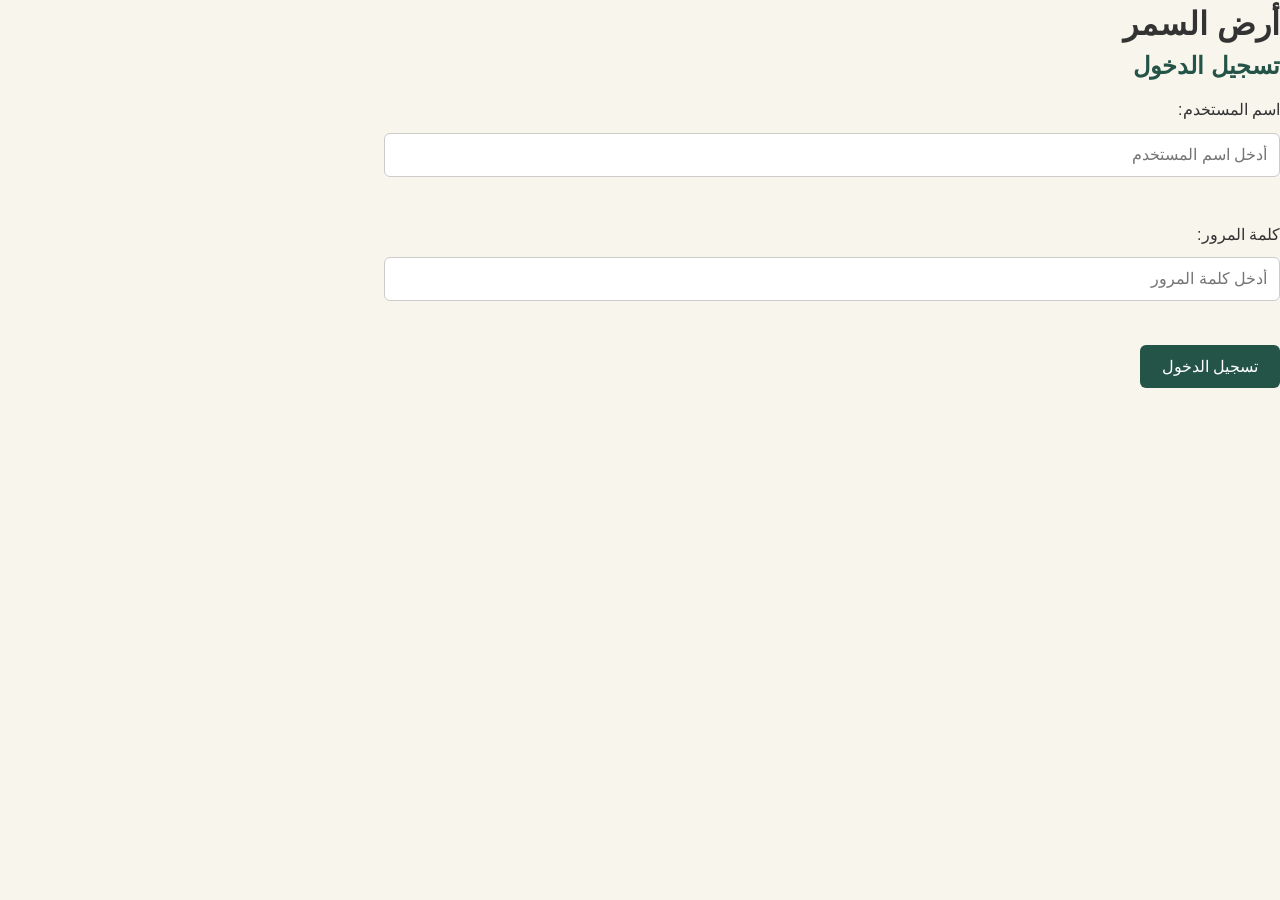
<file: index.html>
<!DOCTYPE html><html lang="ar" dir="rtl">
<head>
    <meta charset="UTF-8">
    <meta name="viewport" content="width=device-width, initial-scale=1.0">
    <link rel="stylesheet" href="css/style.css">
    <title>تسجيل الدخول - أرض السمر</title>
</head><body><h1>أرض السمر</h1>

<h2>تسجيل الدخول</h2>

<form>
    <label>اسم المستخدم:</label>
    <br>
    <input type="text" placeholder="أدخل اسم المستخدم" style="width: 70%; box-sizing: border-box;">

    <br><br>

    <label>كلمة المرور:</label>
    <br>
    <input type="password" placeholder="أدخل كلمة المرور" style="width: 70%; box-sizing: border-box;">

    <br><br>

    <button type="submit">تسجيل الدخول</button>
</form>

<script src="js/script.js"></script>

</body>
</html>
</file>
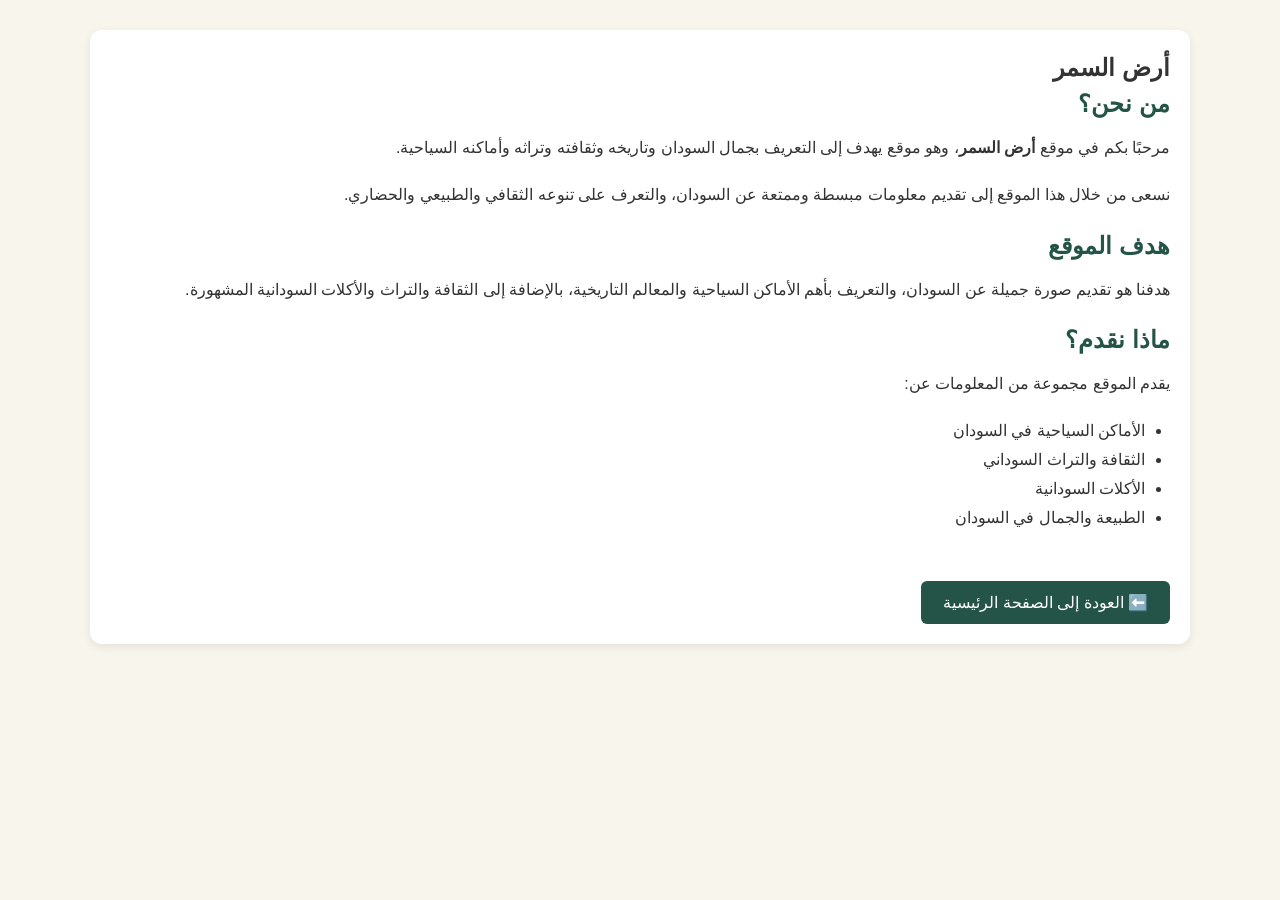
<file: about.html>
<!DOCTYPE html>
<html lang="ar" dir="rtl">

<head>
  <link rel="stylesheet" href="css/style.css">

    <meta charset="UTF-8">

    <meta name="viewport" content="width=device-width, initial-scale=1.0">

    <title>من نحن - أرض السمر</title>

</head>

<body>

    <main>

        <section>

            <h1> أرض السمر</h1>

            <h2>من نحن؟</h2>

            <p>
                مرحبًا بكم في موقع
                <strong>أرض السمر</strong>،
                وهو موقع يهدف إلى التعريف بجمال السودان
                وتاريخه وثقافته وتراثه وأماكنه السياحية.
            </p>

            <p>
                نسعى من خلال هذا الموقع إلى تقديم معلومات
                مبسطة وممتعة عن السودان، والتعرف على تنوعه
                الثقافي والطبيعي والحضاري.
            </p>

            <h2> هدف الموقع</h2>

            <p>
                هدفنا هو تقديم صورة جميلة عن السودان،
                والتعريف بأهم الأماكن السياحية والمعالم
                التاريخية، بالإضافة إلى الثقافة والتراث
                والأكلات السودانية المشهورة.
            </p>

            <h2> ماذا نقدم؟</h2>

            <p>
                يقدم الموقع مجموعة من المعلومات عن:
            </p>

            <ul>

                <li> الأماكن السياحية في السودان</li>

                <li> الثقافة والتراث السوداني</li>

                <li> الأكلات السودانية</li>

                <li> الطبيعة والجمال في السودان</li>

            </ul>

            <br>

            <!-- زر العودة للصفحة الرئيسية -->

            <a href="Latex.html">
                <button type="button">
                    ⬅️ العودة إلى الصفحة الرئيسية
                </button>
            </a>

        </section>

    </main>
  <script src="js/script.js"></script>

</body>

</html>
</file>
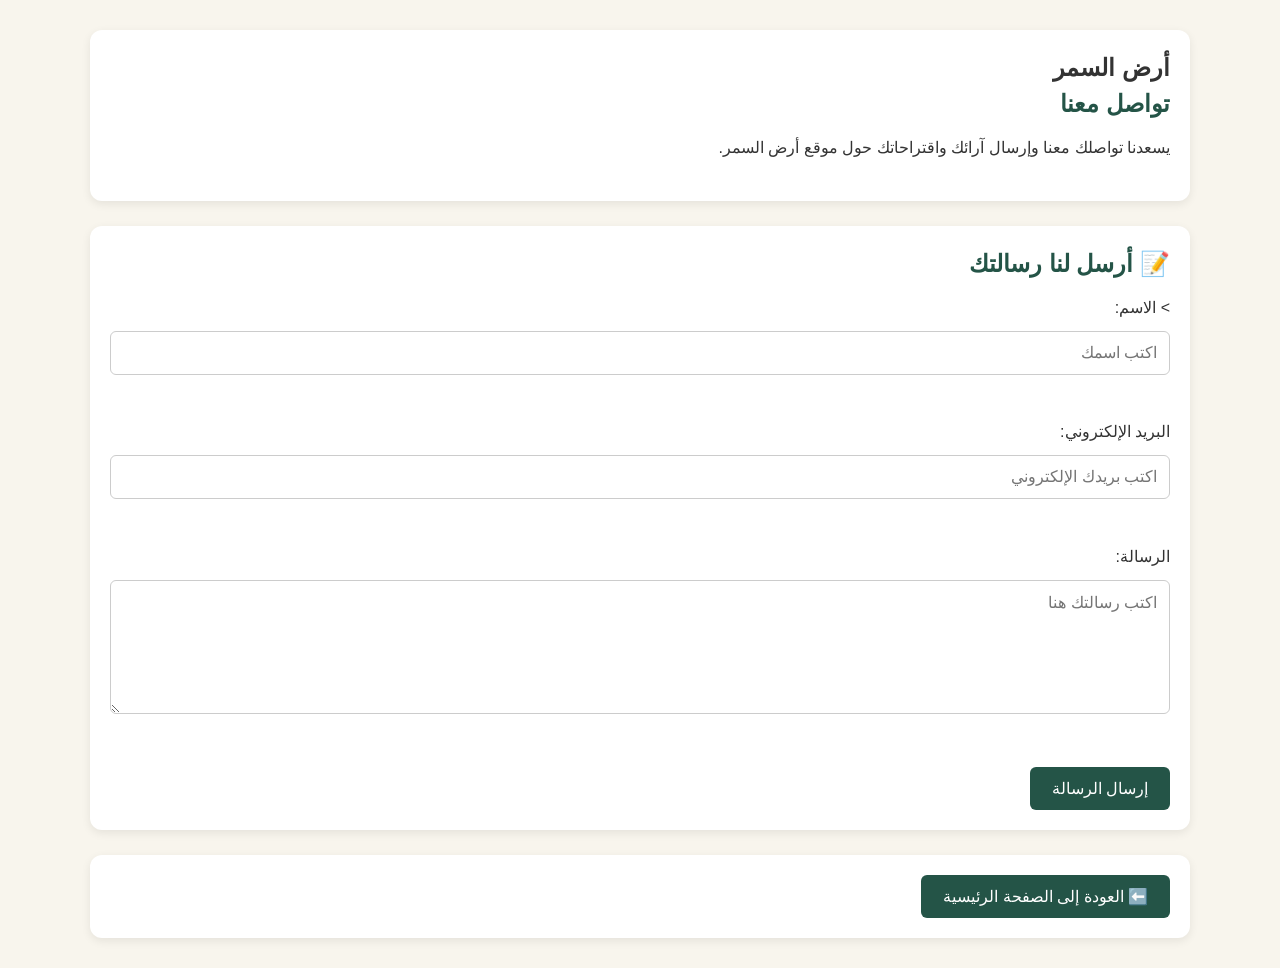
<file: contact.html>
<!DOCTYPE html>
<html lang="ar" dir="rtl">

<head>
  <link rel="stylesheet" href="css/style.css">

    <meta charset="UTF-8">

    <meta name="viewport" content="width=device-width, initial-scale=1.0">

    <link rel="stylesheet" href="css/style.css">

    <title>تواصل معنا - أرض السمر</title>

</head>

<body>

    <main>

        <section>

            <h1> أرض السمر</h1>

            <h2> تواصل معنا</h2>

            <p>
                يسعدنا تواصلك معنا وإرسال آرائك
                واقتراحاتك حول موقع أرض السمر.
            </p>

        </section>

        <!-- نموذج التواصل -->

        <section>

            <h2>📝 أرسل لنا رسالتك</h2>

            <form id="contactForm">>

                <label>الاسم:</label>
                <br>

                <input type="text" id="name" placeholder="اكتب اسمك" required>

                <br><br>

                <label>البريد الإلكتروني:</label>
                <br>

                <input type="email" id="email" placeholder="اكتب بريدك الإلكتروني" required>

                <br><br>

                <label>الرسالة:</label>
                <br>

                <textarea id="message" rows="6" placeholder="اكتب رسالتك هنا" required></textarea>

                <br><br>

                <button type="submit">
                     إرسال الرسالة
                </button>

            </form >

        </section>

        <!-- زر العودة -->

        <section>

            <a href="Latex.html">
                <button type="button">
                    ⬅️ العودة إلى الصفحة الرئيسية
                </button>
            </a>

        </section>

    </main>

</body>
<script src="js/script.js"></script>
</html>
</file>
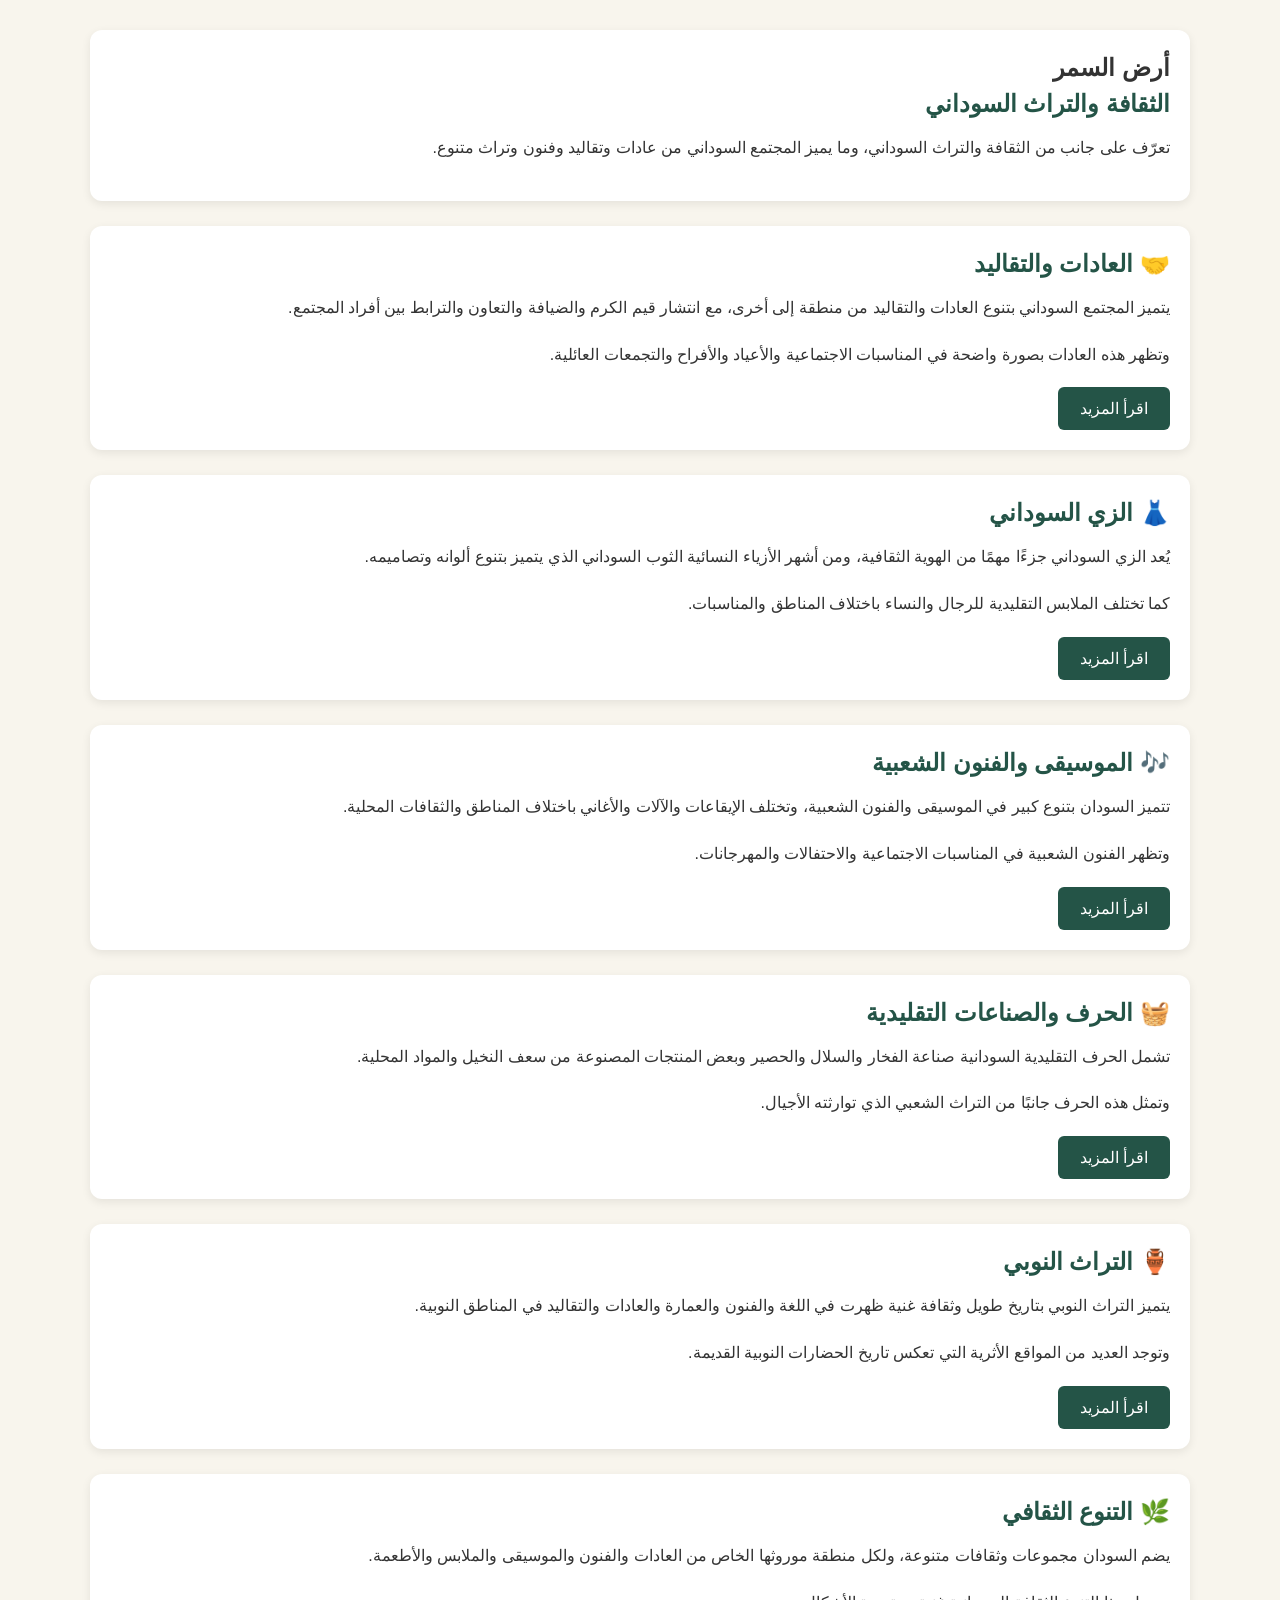
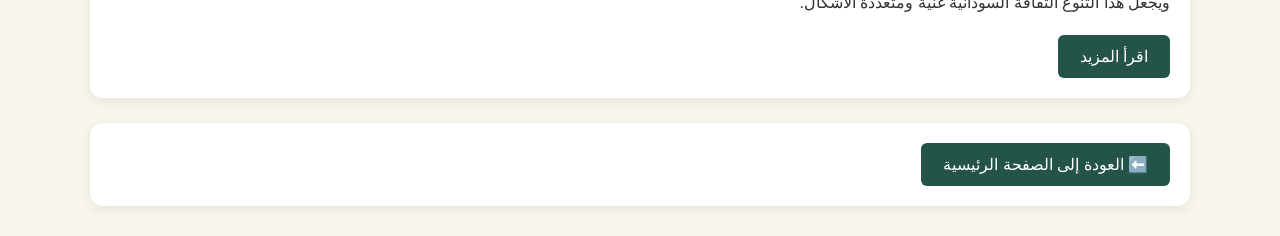
<file: culture.html>
<!DOCTYPE html>
<html lang="ar" dir="rtl">

<head>
  <link rel="stylesheet" href="css/style.css">

    <meta charset="UTF-8">

    <meta name="viewport" content="width=device-width, initial-scale=1.0">

    <link rel="stylesheet" href="css/style.css">

    <title>الثقافة والتراث - أرض السمر</title>

</head>

<body>

<main>

    <section>

        <h1> أرض السمر</h1>

        <h2> الثقافة والتراث السوداني</h2>

        <p>
            تعرّف على جانب من الثقافة والتراث السوداني،
            وما يميز المجتمع السوداني من عادات وتقاليد وفنون
            وتراث متنوع.
        </p>

    </section>


    <!-- العادات والتقاليد -->

    <section>

        <h2>🤝 العادات والتقاليد</h2>

        <p>
            يتميز المجتمع السوداني بتنوع العادات والتقاليد
            من منطقة إلى أخرى، مع انتشار قيم الكرم والضيافة
            والتعاون والترابط بين أفراد المجتمع.
        </p>

        <p>
            وتظهر هذه العادات بصورة واضحة في المناسبات
            الاجتماعية والأعياد والأفراح والتجمعات العائلية.
        </p>
      <div id="moreTraditions" style="display: none;">
    <p>
        من العادات الجميلة في المجتمع السوداني إكرام الضيف
        وتقديم القهوة والشاي، والاهتمام بالزيارات العائلية
        ومساعدة الجيران في المناسبات المختلفة.
    </p><p>
    كما تُعد الجَبَنة السودانية جزءًا من ثقافة الضيافة،
    حيث يجتمع الأهل والأصدقاء حولها في أجواء مليئة
    بالمودة والترابط الاجتماعي.
</p>

</div>
      <button type="button" class="read-more-btn" data-target="moreTraditions">
    اقرأ المزيد
      </button>

    </section>


    <!-- الزي السوداني -->

    <section>

        <h2>👗 الزي السوداني</h2>

        <p>
            يُعد الزي السوداني جزءًا مهمًا من الهوية الثقافية،
            ومن أشهر الأزياء النسائية الثوب السوداني الذي
            يتميز بتنوع ألوانه وتصاميمه.
        </p>

        <p>
            كما تختلف الملابس التقليدية للرجال والنساء
            باختلاف المناطق والمناسبات.
        </p>
<div id="moreDress" style="display: none;">
    <p>
        يعكس الثوب السوداني جمال الثقافة السودانية،
        وتتنوع ألوانه وطرق ارتدائه حسب المناسبات.
        كما تُعد الجلابية من أشهر الملابس التقليدية للرجال.
    </p>
    <p>
        وتختلف تفاصيل الأزياء من منطقة إلى أخرى،
        مما يعكس التنوع الثقافي والتراثي في السودان.
    </p>
</div>
      <button type="button" class="read-more-btn" data-target="moreDress">
    اقرأ المزيد
      </button>
    </section>


    <!-- الموسيقى والفنون -->

    <section>

        <h2>🎶 الموسيقى والفنون الشعبية</h2>

        <p>
            تتميز السودان بتنوع كبير في الموسيقى والفنون
            الشعبية، وتختلف الإيقاعات والآلات والأغاني
            باختلاف المناطق والثقافات المحلية.
        </p>

        <p>
            وتظهر الفنون الشعبية في المناسبات الاجتماعية
            والاحتفالات والمهرجانات.
        </p>
<div id="moreMusic" style="display: none;">
    <p>
        تشتهر الموسيقى السودانية بإيقاعاتها المتنوعة،
        ومن أشهر الآلات الموسيقية الطمبور والعود.
        كما تؤدي الرقصات الشعبية دورًا مهمًا في الأفراح
        والمناسبات الاجتماعية.
    </p>
    <p>
        وتعبّر الأغاني السودانية عن الفرح والحزن
        والحب والوطن، وتعكس تنوع الثقافات في السودان.
    </p>
</div>
      <button type="button" class="read-more-btn" data-target="moreMusic">
    اقرأ المزيد
      </button>
    </section>


    <!-- الحرف اليدوية -->

    <section>

        <h2>🧺 الحرف والصناعات التقليدية</h2>

        <p>
            تشمل الحرف التقليدية السودانية صناعة الفخار
            والسلال والحصير وبعض المنتجات المصنوعة من
            سعف النخيل والمواد المحلية.
        </p>

        <p>
            وتمثل هذه الحرف جانبًا من التراث الشعبي
            الذي توارثته الأجيال.
        </p>
<div id="moreCrafts" style="display: none;">
    <p>
        تشمل الحرف اليدوية السودانية صناعة الفخار،
        والسلال، والمشغولات الجلدية، والتطريز.
        وتختلف هذه الحرف حسب المواد المتوفرة في كل منطقة.
    </p>
    <p>
        وتسهم الحرف التقليدية في المحافظة على التراث،
        كما تعكس مهارات الحرفيين وإبداعهم عبر الأجيال.
    </p>
</div><button type="button" class="read-more-btn" data-target="moreCrafts">
    اقرأ المزيد
</button>
    </section>


    <!-- التراث النوبي -->

    <section>

        <h2>🏺 التراث النوبي</h2>

        <p>
            يتميز التراث النوبي بتاريخ طويل وثقافة غنية
            ظهرت في اللغة والفنون والعمارة والعادات
            والتقاليد في المناطق النوبية.
        </p>

        <p>
            وتوجد العديد من المواقع الأثرية التي تعكس
            تاريخ الحضارات النوبية القديمة.
        </p>
<div id="moreNubian" style="display: none;">
    <p>
        يتميز التراث النوبي بلغته وعاداته وتقاليده
        وفنونه الشعبية، كما تظهر هويته في العمارة
        التقليدية والزخارف والأغاني والرقصات.
    </p>
    <p>
        ويمثل التراث النوبي جزءًا أصيلًا من التنوع
        الثقافي في السودان، وتعمل الأجيال على المحافظة
        عليه ونقله إلى الأبناء.
    </p>
</div><button type="button" class="read-more-btn" data-target="moreNubian">
    اقرأ المزيد
</button>
    </section>


    <!-- التراث الشعبي -->

    <section>

        <h2>🌿 التنوع الثقافي</h2>

        <p>
            يضم السودان مجموعات وثقافات متنوعة، ولكل منطقة
            موروثها الخاص من العادات والفنون والموسيقى
            والملابس والأطعمة.
        </p>

        <p>
            ويجعل هذا التنوع الثقافة السودانية غنية
            ومتعددة الأشكال.
        </p>
<div id="moreDiversity" style="display: none;">
    <p>
        يعكس التنوع الثقافي في السودان تعدد اللغات
        والعادات والتقاليد والفنون بين مختلف المجتمعات،
        ويمنح كل منطقة طابعها الثقافي المميز.
    </p>
    <p>
        ويساعد التعرف على ثقافات المناطق المختلفة
        في تعزيز التفاهم والاحترام المتبادل والمحافظة
        على التراث السوداني للأجيال القادمة.
    </p>
</div><button type="button" class="read-more-btn" data-target="moreDiversity">
    اقرأ المزيد
</button>
    </section>


    <!-- زر العودة -->

    <section>

        <a href="Latex.html">

            <button type="button">
                ⬅️ العودة إلى الصفحة الرئيسية
            </button>

        </a>

    </section>


</main>
<script src="js/script.js"></script>
</body>

</html>
</file>
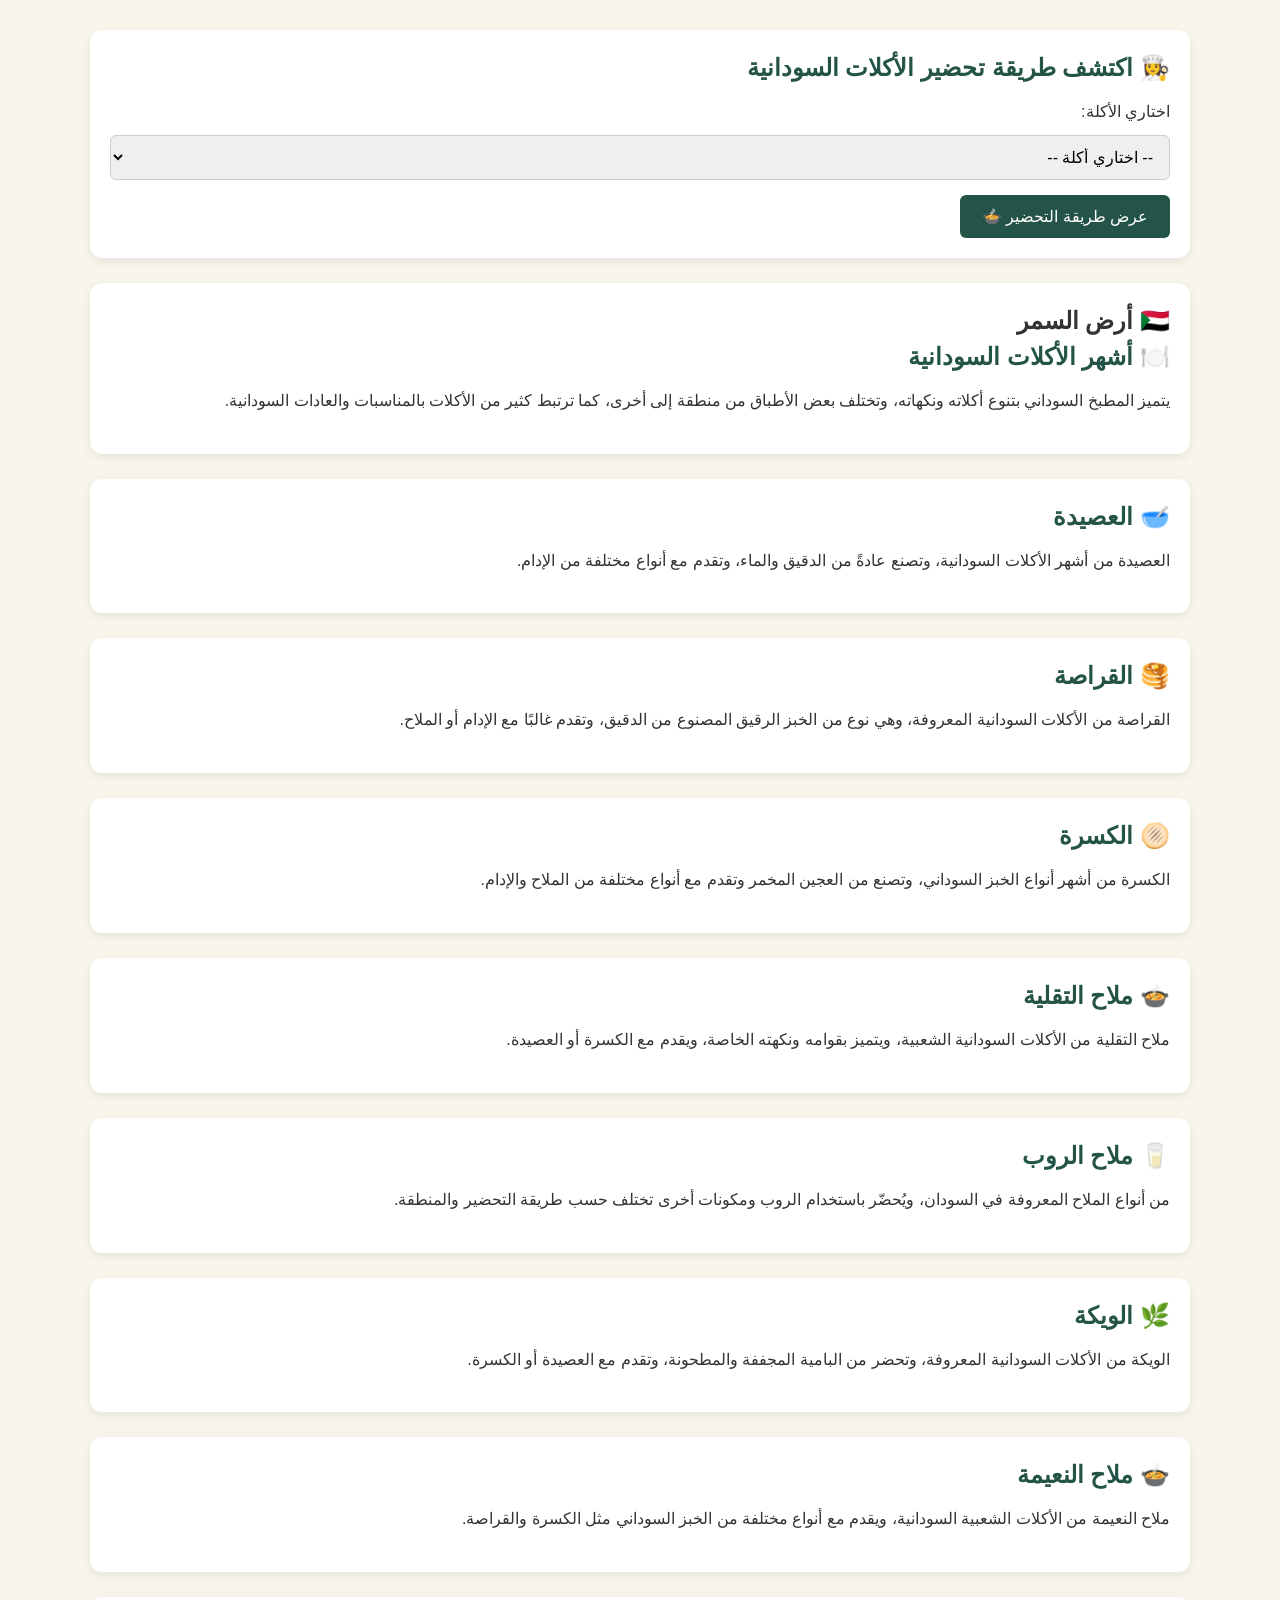
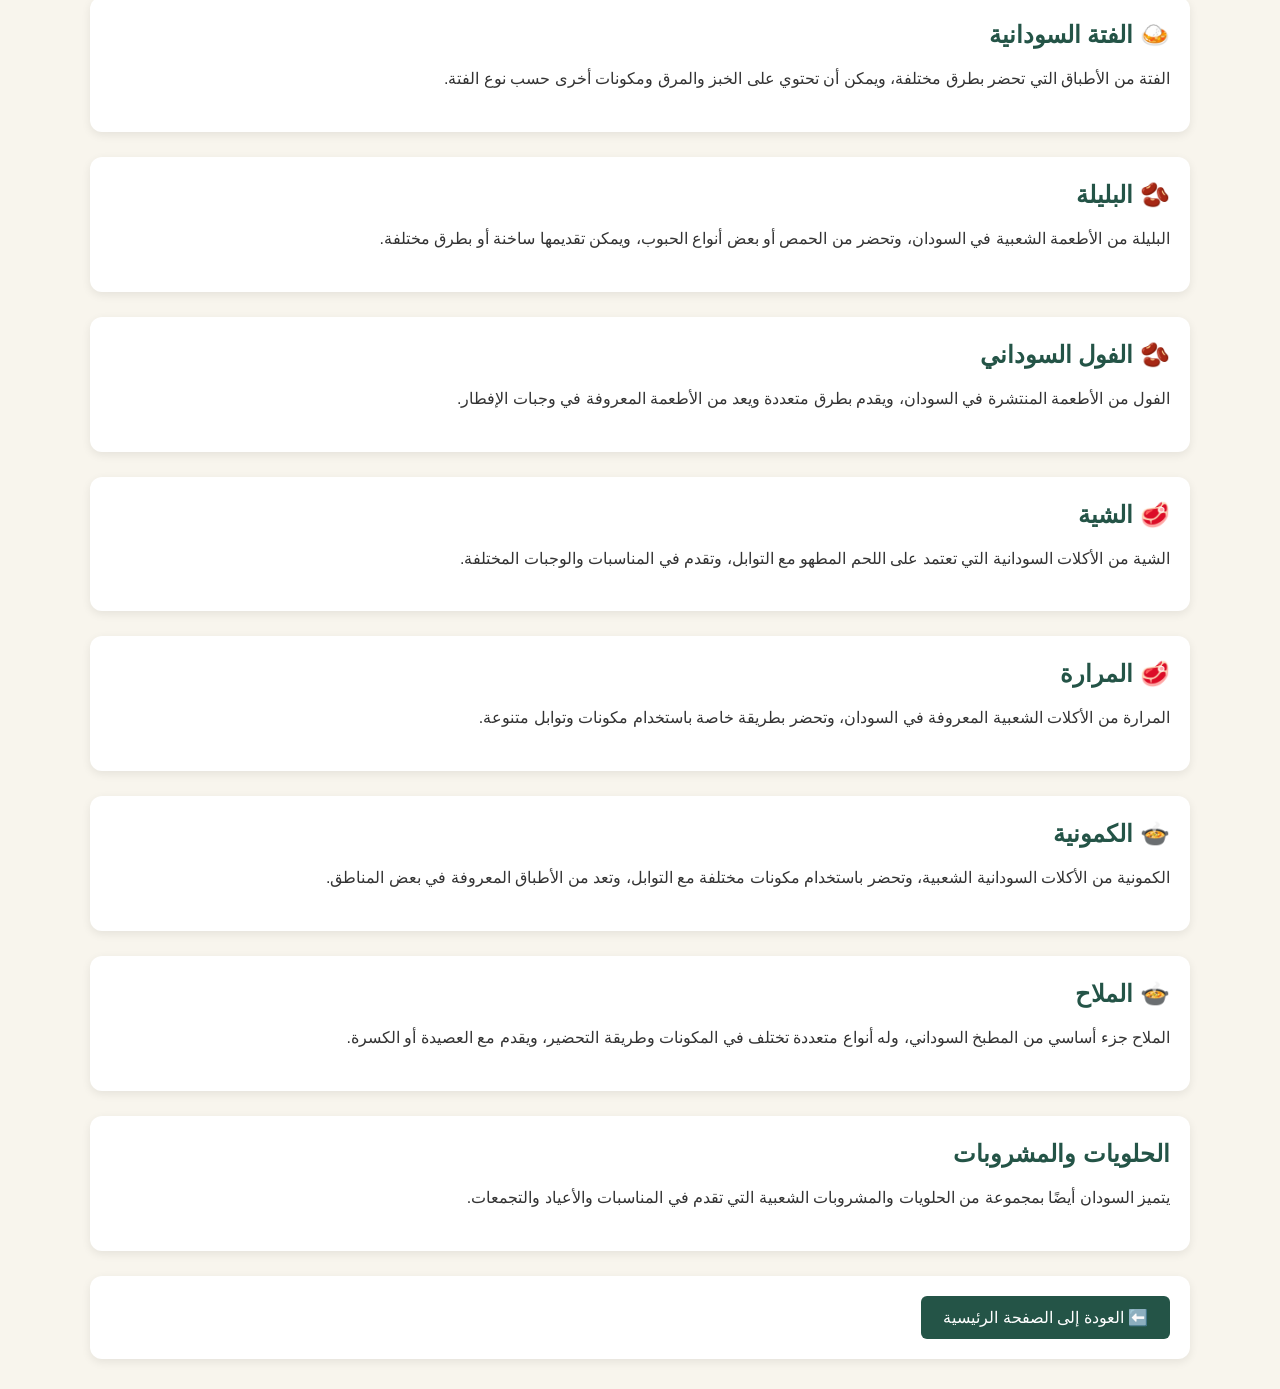
<file: foot.html>
<!DOCTYPE html>
<html lang="ar" dir="rtl">
<head>
  <link rel="stylesheet" href="css/style.css">
    <meta charset="UTF-8">
    <meta name="viewport" content="width=device-width, initial-scale=1.0">
    <link rel="stylesheet" href="css/style.css">
    <title>الأكلات السودانية - أرض السمر</title>
</head>

<body>

<main>
  

  </>
  <!-- اختيار الأكلة لعرض طريقة تحضيرها -->
<section>
    <h2>👩‍🍳 اكتشف طريقة تحضير الأكلات السودانية</h2>

    <label for="recipeSelect">اختاري الأكلة:</label>

    <select id="recipeSelect">
        <option value="">-- اختاري أكلة --</option>
        <option value="asida">العصيدة</option>
        <option value="gorasa">القراصة</option>
        <option value="kisra">الكسرة</option>
        <option value="tagalia">ملاح التقلية</option>
        <option value="rob">ملاح الروب</option>
        <option value="weika">الويكة</option>
        <option value="naima">ملاح النعيمة</option>
        <option value="fatta">الفتة السودانية</option>
        <option value="balila">البليلة</option>
        <option value="beans">الفول</option>
        <option value="shia">الشية</option>
        <option value="marara">المرارة</option>
        <option value="kamonia">الكمونية</option>
        <option value="malah">الملاح</option>
    </select>

    <button type="button" onclick="showRecipe()">
        عرض طريقة التحضير 🍲
    </button>
</section>
<!-- مكان عرض وصفات الأكلات -->
<div id="recipeBox" style="display: none;">
    <h2 id="recipeTitle"></h2>
    <h3>🧂 المكونات</h3>
    <ul id="recipeIngredients"></ul>
    <h3>👩‍🍳 طريقة التحضير</h3>
    <ol id="recipeSteps"></ol>
    <button type="button" onclick="closeRecipe()">إغلاق الوصفة</button>
</div>
    <!-- مقدمة الصفحة -->
    <section>
        <h1>🇸🇩 أرض السمر</h1>
        <h2>🍽️ أشهر الأكلات السودانية</h2>

        <p>
            يتميز المطبخ السوداني بتنوع أكلاته ونكهاته،
            وتختلف بعض الأطباق من منطقة إلى أخرى،
            كما ترتبط كثير من الأكلات بالمناسبات والعادات السودانية.
        </p>
    </section>

    <!-- العصيدة -->
    <section>
        <h2>🥣 العصيدة</h2>
        <p>
            العصيدة من أشهر الأكلات السودانية، وتصنع عادةً
            من الدقيق والماء، وتقدم مع أنواع مختلفة من الإدام.
        </p>
    </section>

    <!-- القراصة -->
    <section>
        <h2>🥞 القراصة</h2>
        <p>
            القراصة من الأكلات السودانية المعروفة،
            وهي نوع من الخبز الرقيق المصنوع من الدقيق،
            وتقدم غالبًا مع الإدام أو الملاح.
        </p>
    </section>

    <!-- الكسرة -->
    <section>
        <h2>🫓 الكسرة</h2>
        <p>
            الكسرة من أشهر أنواع الخبز السوداني،
            وتصنع من العجين المخمر وتقدم مع أنواع مختلفة
            من الملاح والإدام.
        </p>
    </section>

    <!-- ملاح التقلية -->
    <section>
        <h2>🍲 ملاح التقلية</h2>
        <p>
            ملاح التقلية من الأكلات السودانية الشعبية،
            ويتميز بقوامه ونكهته الخاصة، ويقدم مع الكسرة
            أو العصيدة.
        </p>
    </section>

    <!-- ملاح الروب -->
    <section>
        <h2>🥛 ملاح الروب</h2>
        <p>
            من أنواع الملاح المعروفة في السودان،
            ويُحضّر باستخدام الروب ومكونات أخرى
            تختلف حسب طريقة التحضير والمنطقة.
        </p>
    </section>

    <!-- الويكة -->
    <section>
        <h2>🌿 الويكة</h2>
        <p>
            الويكة من الأكلات السودانية المعروفة،
            وتحضر من البامية المجففة والمطحونة،
            وتقدم مع العصيدة أو الكسرة.
        </p>
    </section>

    <!-- ملاح النعيمة -->
    <section>
        <h2>🍲 ملاح النعيمة</h2>
        <p>
            ملاح النعيمة من الأكلات الشعبية السودانية،
            ويقدم مع أنواع مختلفة من الخبز السوداني
            مثل الكسرة والقراصة.
        </p>
    </section>

    <!-- الفتة -->
    <section>
        <h2>🍛 الفتة السودانية</h2>
        <p>
            الفتة من الأطباق التي تحضر بطرق مختلفة،
            ويمكن أن تحتوي على الخبز والمرق ومكونات أخرى
            حسب نوع الفتة.
        </p>
    </section>

    <!-- البليلة -->
    <section>
        <h2>🫘 البليلة</h2>
        <p>
            البليلة من الأطعمة الشعبية في السودان،
            وتحضر من الحمص أو بعض أنواع الحبوب،
            ويمكن تقديمها ساخنة أو بطرق مختلفة.
        </p>
    </section>

    <!-- الفول -->
    <section>
        <h2>🫘 الفول السوداني</h2>
        <p>
            الفول من الأطعمة المنتشرة في السودان،
            ويقدم بطرق متعددة ويعد من الأطعمة المعروفة
            في وجبات الإفطار.
        </p>
    </section>

    <!-- الشية -->
    <section>
        <h2>🥩 الشية</h2>
        <p>
            الشية من الأكلات السودانية التي تعتمد على
            اللحم المطهو مع التوابل، وتقدم في المناسبات
            والوجبات المختلفة.
        </p>
    </section>

    <!-- المرارة -->
    <section>
        <h2>🥩 المرارة</h2>
        <p>
            المرارة من الأكلات الشعبية المعروفة في السودان،
            وتحضر بطريقة خاصة باستخدام مكونات وتوابل متنوعة.
        </p>
    </section>

    <!-- الكمونية -->
    <section>
        <h2>🍲 الكمونية</h2>
        <p>
            الكمونية من الأكلات السودانية الشعبية،
            وتحضر باستخدام مكونات مختلفة مع التوابل،
            وتعد من الأطباق المعروفة في بعض المناطق.
        </p>
    </section>

    <!-- الملاح -->
    <section>
        <h2>🍲 الملاح</h2>
        <p>
            الملاح جزء أساسي من المطبخ السوداني،
            وله أنواع متعددة تختلف في المكونات وطريقة التحضير،
            ويقدم مع العصيدة أو الكسرة.
        </p>
    </section>

    <!-- الحلويات -->
    <section>
        <h2> الحلويات والمشروبات</h2>
        <p>
            يتميز السودان أيضًا بمجموعة من الحلويات والمشروبات
            الشعبية التي تقدم في المناسبات والأعياد والتجمعات.
        </p>
    </section>

    <!-- زر العودة -->
    <section>
        <a href="Latex.html">
            <button type="button">
                ⬅️ العودة إلى الصفحة الرئيسية
            </button>
        </a>
    </section>

</main>

</body>
  <script src="js/script.js"></script>
</html>
</file>
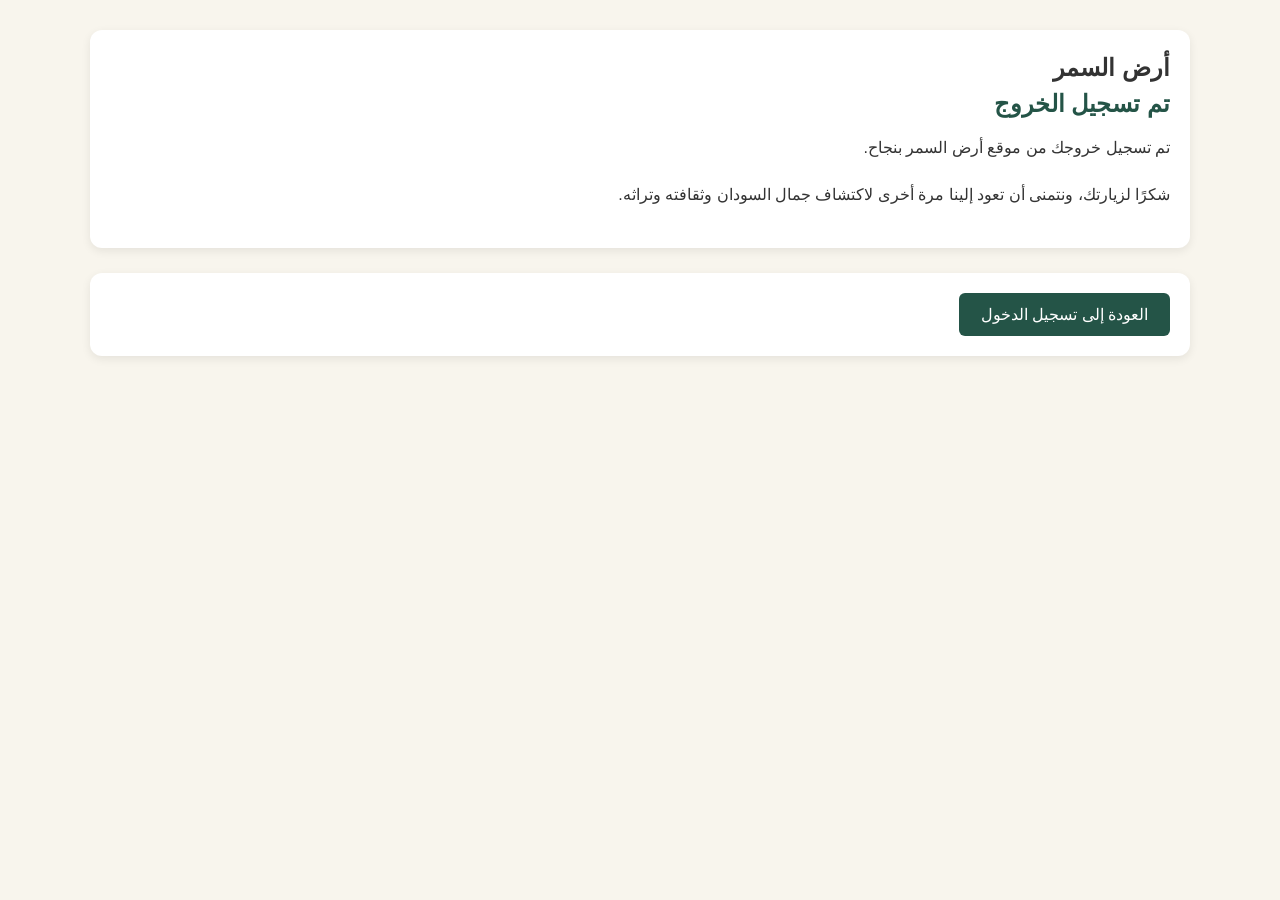
<file: logout.html>
<!DOCTYPE html>
<html lang="ar" dir="rtl">

<head>
  <link rel="stylesheet" href="css/style.css">

    <meta charset="UTF-8">

    <meta name="viewport" content="width=device-width, initial-scale=1.0">

    <link rel="stylesheet" href="css/style.css">

    <title>تسجيل الخروج - أرض السمر</title>

</head>

<body>

    <main>

        <section>

            <h1> أرض السمر</h1>

            <h2> تم تسجيل الخروج</h2>

            <p>
                تم تسجيل خروجك من موقع أرض السمر بنجاح.
            </p>

            <p>
                شكرًا لزيارتك، ونتمنى أن تعود إلينا مرة أخرى
                لاكتشاف جمال السودان وثقافته وتراثه.
            </p>

        </section>

        <!-- العودة إلى تسجيل الدخول -->

        <section>

            <a href="Latex.html">
                <button type="button">
                 العودة إلى تسجيل الدخول
                </button>
            </a>

        </section>

    </main>

</body>
<script src="js/script.js"></script>
</html>
</file>
<file: css/style.css>
/* الإعدادات العامة للموقع */
* {
    box-sizing: border-box;
    margin: 0;
    padding: 0;
}

html {
    scroll-behavior: smooth;
}

body {
    direction: rtl;
    font-family: Arial, Tahoma, sans-serif;
    background-color: #f8f5ed;
    color: #333333;
    line-height: 1.8;
    font-size: 16px;
}

/* تنسيق رأس الصفحة */
header {
    background-color: #245447;
    color: white;
    text-align: center;
    padding: 25px 15px;
}

header h1 {
    font-size: 30px;
    margin-bottom: 15px;
}

/* قائمة التنقل */
nav {
    display: flex;
    justify-content: center;
    align-items: center;
    flex-wrap: wrap;
    gap: 10px;
    margin-top: 15px;
}

nav a {
    color: white;
    text-decoration: none;
    padding: 8px 16px;
    border-radius: 6px;
    transition: 0.3s;
}

nav a:hover {
    background-color: #d6a756;
    color: #222222;
}

/* المحتوى الرئيسي */
main {
    width: 90%;
    max-width: 1100px;
    margin: 30px auto;
}

/* العناوين */
h1,
h2,
h3 {
    line-height: 1.5;
}

main > h1,
main > h2 {
    color: #245447;
    text-align: center;
    margin-bottom: 20px;
}

h2 {
    color: #245447;
    margin-bottom: 12px;
}

h3 {
    color: #87652e;
    margin-bottom: 10px;
}

/* الفقرات */
p {
    margin-bottom: 18px;
    text-align: justify;
}

/* الصور */
img {
    max-width: 100%;
    height: auto;
    display: block;
    border-radius: 10px;
}

/* الأقسام */
section {
    background-color: white;
    margin: 25px 0;
    padding: 20px;
    border-radius: 12px;
    box-shadow: 0 3px 10px rgba(0, 0, 0, 0.08);
}

/* الصور داخل الأقسام */
section img {
    width: 100%;
    max-height: 400px;
    object-fit: cover;
    margin: 15px 0;
}

/* الروابط داخل المحتوى */
main a {
    color: #245447;
}

main a:hover {
    color: #b7832f;
}

/* تنسيق القوائم */
ul,
ol {
    padding-right: 25px;
    margin-bottom: 20px;
}

/* تنسيق النماذج إن وجدت */
input,
textarea,
select,
button {
    font-family: inherit;
    font-size: 16px;
}

input,
textarea,
select {
    width: 100%;
    padding: 12px;
    margin: 8px 0 15px;
    border: 1px solid #cccccc;
    border-radius: 6px;
}

button {
    background-color: #245447;
    color: white;
    padding: 12px 22px;
    border: none;
    border-radius: 6px;
    cursor: pointer;
}

button:hover {
    background-color: #d6a756;
    color: #222222;
}

/* تنسيق أسفل الصفحة */
footer {
    background-color: #245447;
    color: white;
    text-align: center;
    padding: 20px;
    margin-top: 40px;
}

footer p {
    text-align: center;
    margin-bottom: 0;
}

/* ملاءمة التصميم لشاشات التلفونات */
@media (max-width: 600px) {
    header {
        padding: 18px 10px;
    }

    header h1 {
        font-size: 24px;
    }

    nav {
        gap: 5px;
    }

    nav a {
        padding: 7px 10px;
        font-size: 14px;
    }

    main {
        width: 94%;
        margin: 20px auto;
    }

    section {
        padding: 15px;
        margin: 18px 0;
    }

    h2 {
        font-size: 21px;
    }
}

/* الوضع الليلي */
body.dark-mode {
background-color: #121212;
color: #ffffff;
}

body.dark-mode header,
body.dark-mode main,
body.dark-mode section {
background-color: #1e1e1e;
color: #ffffff;
}

body.dark-mode h1,
body.dark-mode h2,
body.dark-mode h3,
body.dark-mode p,
body.dark-mode label {
color: #ffffff;
}

body.dark-mode input,
body.dark-mode textarea,
body.dark-mode select {
background-color: #2c2c2c;
color: #ffffff;
border: 1px solid #777777;
}

body.dark-mode button {
background-color: #444444;
color: #ffffff;
}
/* وضع زر تغيير المظهر أعلى الصفحة */
.theme-control {
display: flex;
justify-content: flex-start;
padding: 10px 15px;
}

.theme-control button {
background: transparent;
color: inherit;
border: 1px solid currentColor;
border-radius: 20px;
padding: 7px 12px;
font-size: 14px;
cursor: pointer;
  

}
</file>
